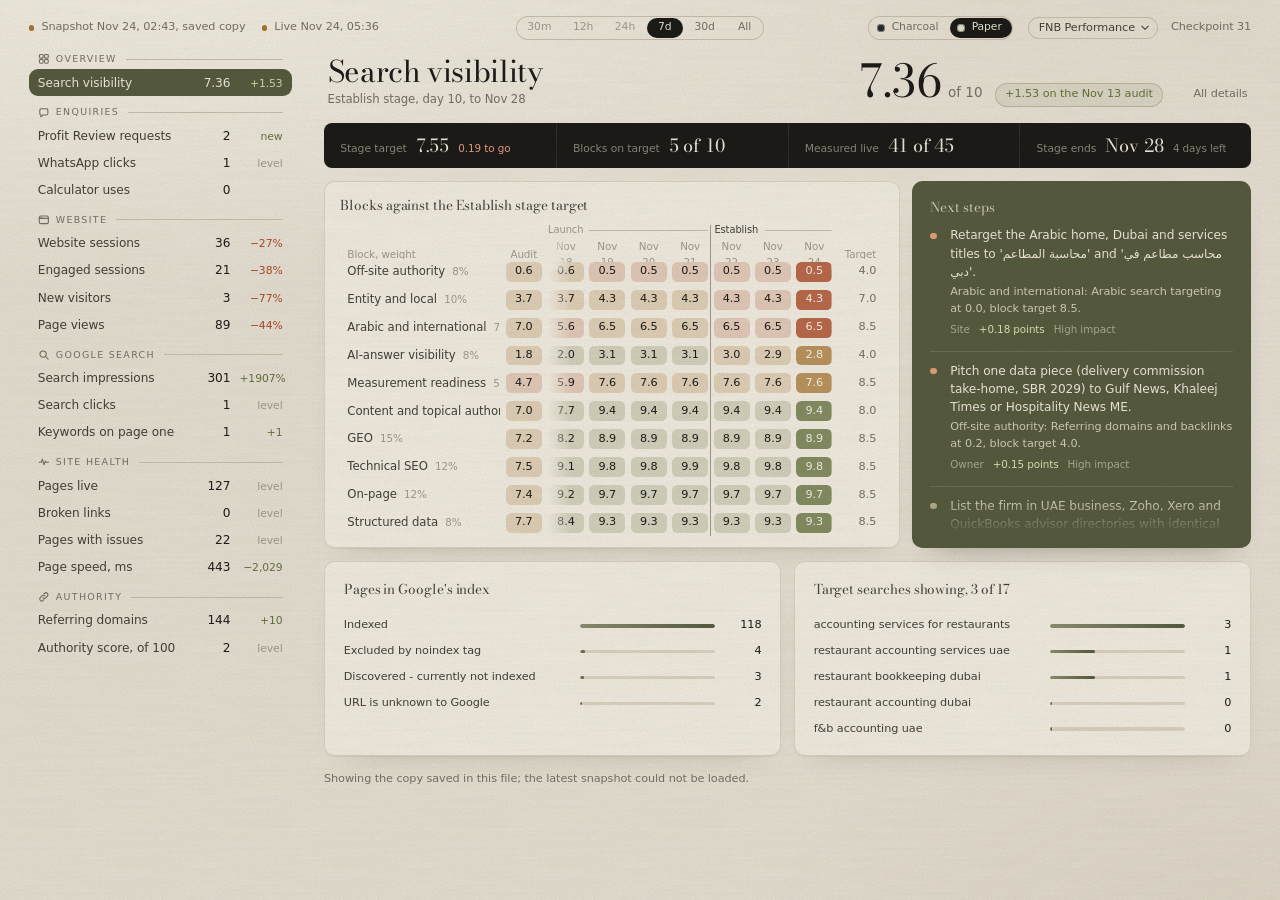
<file: paper.html>
<!doctype html>
<html lang="en"><head><meta charset="utf-8"><title>FNB Performance cards</title>
<meta http-equiv="refresh" content="0; url=./?theme=paper">
<script>location.replace('./?theme=paper' + location.hash);</script>
</head><body><a href="./?theme=paper">Open the board in Paper</a></body></html>
</file>
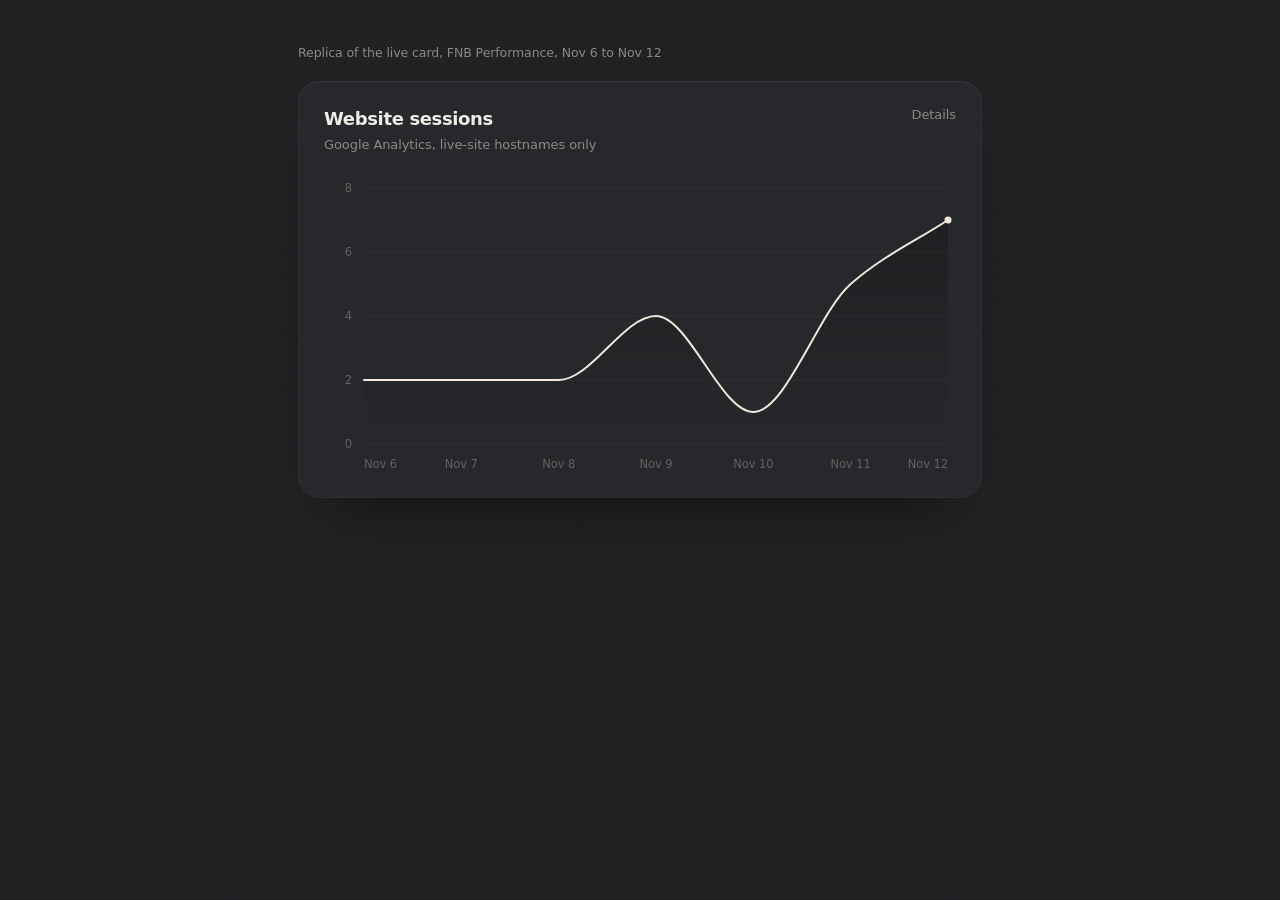
<file: tools/board-replica.html>
<!doctype html>
<html lang="en"><head><meta charset="utf-8"><meta name="viewport" content="width=device-width,initial-scale=1">
<title>Website sessions replica</title>
<style>
/* A1 Intelligence — charcoal edition */
:root{
 --canvas:#1d1e20;--side:#212225;--surface:#27282b;--surface-2:#2e2f33;--surface-3:#36373b;
 --line:#38393d;--line-soft:#2f3033;
 --ink:#eeece7;--ink-2:#b9b7b1;--ink-3:#8a8984;--ink-4:#626260;
 --A1:#eee7da;--FNB:#93afc0;--TUR:#b9a5d0;--u0:#eee7da;--u1:#93afc0;--u2:#b9a5d0;--u3:#d9a36a;--u4:#9cc2a6;--u5:#cf9aae;
 --warn:#e2b48b;--good:#a7c9a9;--bad:#e49d8f;
 --r-lg:22px;--r-md:14px;--r-sm:10px;
 --ease:cubic-bezier(.22,.8,.24,1);--spring:cubic-bezier(.34,1.4,.5,1);
 --side-w:248px;
 --sans:-apple-system,BlinkMacSystemFont,"SF Pro Text","Inter","Segoe UI Variable Text","Segoe UI",system-ui,sans-serif;
 --display:-apple-system,BlinkMacSystemFont,"SF Pro Display","Inter Display","Inter","Segoe UI Variable Display","Segoe UI",system-ui,sans-serif;
}
*{box-sizing:border-box}
html{-webkit-text-size-adjust:100%}
body{margin:0;background:var(--canvas);color:var(--ink);font-family:var(--sans);font-size:14px;line-height:1.5;letter-spacing:-.006em;-webkit-font-smoothing:antialiased;-moz-osx-font-smoothing:grayscale;font-feature-settings:"cv11","ss01"}
body::before{content:"";position:fixed;inset:0;pointer-events:none;z-index:0;opacity:.05;background-image:url("data:image/svg+xml,%3Csvg xmlns='http://www.w3.org/2000/svg' width='180' height='180'%3E%3Cfilter id='n'%3E%3CfeTurbulence type='fractalNoise' baseFrequency='.85' numOctaves='3' stitchTiles='stitch'/%3E%3C/filter%3E%3Crect width='100%25' height='100%25' filter='url(%23n)'/%3E%3C/svg%3E")}
button,input,textarea,select{font:inherit;color:inherit;letter-spacing:inherit}
button{cursor:pointer;-webkit-tap-highlight-color:transparent}
:focus-visible{outline:2px solid var(--FNB);outline-offset:3px;border-radius:8px}
button:disabled{opacity:.45;cursor:not-allowed}
[hidden]{display:none!important}
h1,h2,h3{margin:0;font-family:var(--display);font-weight:500;letter-spacing:-.02em}
p{margin:0}
.num,.hero-number,.fig-value,.inline-kpi strong,.brand-stat strong,.pnumber,.score-text strong,.review-stat strong{font-variant-numeric:tabular-nums}

/* Marks + icons */
.mark svg{width:44px;height:44px;fill:none;stroke:var(--ink-2);stroke-width:1}
.mark svg circle:nth-child(2){stroke:var(--ink-3)}.mark svg circle:nth-child(3){stroke:var(--ink-4)}
.mark .mark-core{fill:var(--A1);stroke:none}
.mark-small svg{width:26px;height:26px;stroke-width:1.4}
svg.i,.nav-item svg,.icon-button svg{fill:none;stroke:currentColor;stroke-width:1.6;stroke-linecap:round;stroke-linejoin:round}

/* Buttons */
.btn{appearance:none;border:0;border-radius:999px;padding:11px 20px;font-weight:550;font-size:14px;transition:transform .35s var(--spring),background .25s var(--ease),box-shadow .25s var(--ease)}
.btn:active{transform:scale(.97)}
.btn-primary{background:var(--ink);color:#1d1e20;box-shadow:0 1px 0 #ffffff40 inset,0 8px 24px -10px #00000080}
.btn-primary:hover{background:#fff}
.btn-outline{background:transparent;color:var(--ink);box-shadow:0 0 0 1px var(--line) inset}
.btn-outline:hover{background:var(--surface-2)}
.btn-wide{width:100%;padding:13px 20px;margin-top:6px}
.icon-button{appearance:none;width:38px;height:38px;border-radius:12px;border:0;background:transparent;color:var(--ink-2);display:grid;place-items:center;transition:background .2s var(--ease),color .2s,transform .3s var(--spring)}
.icon-button svg{width:20px;height:20px}
.icon-button:hover{background:var(--surface-2);color:var(--ink)}
.icon-button:active{transform:scale(.92)}
.link-quiet{appearance:none;border:0;background:transparent;color:var(--ink-3);font-size:13px;padding:6px 10px;margin:-6px -10px;border-radius:999px;transition:color .2s,background .2s}
.link-quiet:hover{color:var(--ink);background:var(--surface-2)}
.mini-btn{appearance:none;border:0;border-radius:999px;padding:7px 13px;font-size:12.5px;font-weight:550;background:var(--surface-3);color:var(--ink);transition:background .2s,transform .3s var(--spring)}
.mini-btn:hover{background:#414247}.mini-btn:active{transform:scale(.95)}
.mini-btn.approve{background:var(--ink);color:#1d1e20}
.mini-btn.reject{background:transparent;color:var(--bad);box-shadow:0 0 0 1px #e49d8f55 inset}

/* Toast */
#toast{position:fixed;left:50%;bottom:28px;z-index:200;transform:translate(-50%,16px) scale(.98);opacity:0;pointer-events:none;background:#3a3b3fe6;backdrop-filter:blur(20px) saturate(1.4);-webkit-backdrop-filter:blur(20px) saturate(1.4);color:var(--ink);padding:12px 20px;border-radius:999px;box-shadow:0 0 0 1px #ffffff14 inset,0 20px 50px -12px #000a;transition:opacity .3s var(--ease),transform .45s var(--spring);max-width:min(520px,calc(100vw - 32px));font-size:13.5px}
#toast.show{opacity:1;transform:translate(-50%,0) scale(1)}

/* Sculpture (shared) */
.sculpture{width:100%;height:100%;overflow:visible;display:block}
.sculpture .layer{transform-origin:0 0;transform-box:view-box}
.sculpture path{fill:none;vector-effect:non-scaling-stroke}
.sculpture .glow{opacity:.16}
.sculpture .layer.l0{animation:spin 140s linear infinite}
.sculpture .layer.l1{animation:spin 190s linear infinite reverse}
.sculpture .layer.l2{animation:spin 240s linear infinite}
.sculpture .breathe{transform-origin:0 0;transform-box:view-box;animation:breathe 11s ease-in-out infinite}
.sculpture .layer.dim{opacity:.12;transition:opacity .6s var(--ease)}
.sculpture .layer{transition:opacity .6s var(--ease)}
@keyframes spin{to{transform:rotate(360deg)}}
@keyframes breathe{0%,100%{transform:scale(.975)}50%{transform:scale(1.025)}}
.sculpture .draw path{stroke-dasharray:1;stroke-dashoffset:1;animation:draw 2.6s var(--ease) forwards}
@keyframes draw{to{stroke-dashoffset:0}}

/* Login */
.login{min-height:100vh;display:grid;grid-template-columns:1.15fr 1fr;position:relative;z-index:1}
.login-art{position:relative;overflow:hidden;background:radial-gradient(70% 60% at 50% 50%,#26272b,var(--canvas) 70%)}
.login-art .sculpture{position:absolute;inset:6%;width:88%;height:88%}
.login-panel{display:grid;place-items:center;padding:48px 32px;border-left:1px solid var(--line-soft)}
.login-box{width:100%;max-width:360px}
.login-box h1{font-size:34px;font-weight:600;letter-spacing:-.035em;margin-top:28px}
.login-lede{color:var(--ink-3);font-size:16px;margin-top:8px}
.login-form{margin-top:36px;display:flex;flex-direction:column;gap:14px}
.login-foot{margin-top:28px;color:var(--ink-4);font-size:12.5px}
.otp{letter-spacing:.42em;font-variant-numeric:tabular-nums}

/* Forms */
.field{display:flex;flex-direction:column;gap:7px}
.field label,.form-grid label{font-size:12.5px;color:var(--ink-3)}
input,textarea,select{background:var(--surface);border:0;border-radius:12px;padding:12px 14px;color:var(--ink);box-shadow:0 0 0 1px var(--line) inset;transition:box-shadow .25s var(--ease),background .25s}
input::placeholder,textarea::placeholder{color:var(--ink-4)}
input:hover,textarea:hover,select:hover{box-shadow:0 0 0 1px #4a4b50 inset}
input:focus,textarea:focus,select:focus{outline:none;background:var(--surface-2);box-shadow:0 0 0 1px var(--ink-3) inset,0 0 0 4px #93afc022}
textarea{min-height:150px;resize:vertical;line-height:1.55}
select{appearance:none;padding-right:34px;background-image:url("data:image/svg+xml,%3Csvg xmlns='http://www.w3.org/2000/svg' viewBox='0 0 12 12'%3E%3Cpath d='m3 4.5 3 3 3-3' fill='none' stroke='%238a8984' stroke-width='1.4' stroke-linecap='round'/%3E%3C/svg%3E");background-repeat:no-repeat;background-position:right 12px center;background-size:12px}
.form-grid{display:flex;flex-direction:column;gap:16px}
.field-help{font-size:12px;color:var(--ink-4)}
.form-error{color:var(--bad);font-size:13px;min-height:1px}

/* Layout */
.layout{display:grid;grid-template-columns:var(--side-w) 1fr;min-height:100vh;position:relative;z-index:1}
.side{position:sticky;top:0;height:100vh;background:var(--side);border-right:1px solid var(--line-soft);display:flex;flex-direction:column;padding:22px 14px 18px;gap:6px}
.side-brand{display:flex;align-items:center;gap:11px;padding:2px 10px 22px;font-family:var(--display);font-weight:600;font-size:15px;letter-spacing:-.02em}
.nav-list{display:flex;flex-direction:column;gap:2px}
.nav-item{appearance:none;border:0;background:transparent;color:var(--ink-2);display:flex;align-items:center;gap:12px;padding:9px 12px;border-radius:10px;font-size:14px;text-align:left;position:relative;transition:background .2s var(--ease),color .2s}
.nav-item svg{width:19px;height:19px;flex:none;stroke-width:1.5;color:var(--ink-3);transition:color .2s}
.nav-item:hover{background:#ffffff08;color:var(--ink)}
.nav-item.active{background:var(--surface-2);color:var(--ink);box-shadow:0 0 0 1px #ffffff0a inset}
.nav-item.active svg{color:var(--ink)}
.side-group{margin-top:26px}
.side-label{font-size:12px;color:var(--ink-4);padding:0 12px 8px}
.brand-list{display:flex;flex-direction:column;gap:2px}
.brand-item{appearance:none;border:0;background:transparent;color:var(--ink-2);display:flex;align-items:center;gap:11px;padding:8px 12px;border-radius:10px;font-size:13.5px;text-align:left;transition:background .2s,color .2s}
.brand-item:hover{background:#ffffff08;color:var(--ink)}
.brand-item.active{color:var(--ink);background:#ffffff0b}
.brand-item .dot{transition:transform .4s var(--spring),box-shadow .3s}
.brand-item.active .dot{transform:scale(1.25);box-shadow:0 0 0 3px #ffffff0d}
.dot{width:8px;height:8px;border-radius:50%;flex:none;display:inline-block}
.dot-A1{background:var(--A1)}.dot-FNB{background:var(--FNB)}.dot-TUR{background:var(--TUR)}
.dot-u0{background:var(--u0)}.dot-u1{background:var(--u1)}.dot-u2{background:var(--u2)}.dot-u3{background:var(--u3)}.dot-u4{background:var(--u4)}.dot-u5{background:var(--u5)}
.dot-ALL{background:conic-gradient(var(--u0) 0 33%,var(--u1) 0 66%,var(--u2) 0)}
.side-grow{flex:1}
.side-status{display:flex;gap:11px;align-items:flex-start;padding:14px 12px;border-radius:14px;background:#ffffff06;box-shadow:0 0 0 1px var(--line-soft) inset}
.side-status strong{display:block;font-size:13px;font-weight:550}
.side-status small{display:block;color:var(--ink-3);font-size:12px;line-height:1.4;margin-top:2px}
.status-dot{width:8px;height:8px;border-radius:50%;background:var(--warn);margin-top:6px;flex:none;box-shadow:0 0 0 4px #e2b48b1a}
.status-dot.live{background:var(--good);box-shadow:0 0 0 4px #a7c9a91f;animation:pulse 2.8s ease-in-out infinite}
@keyframes pulse{50%{box-shadow:0 0 0 7px #a7c9a900}}

.workspace{min-width:0;padding:34px clamp(20px,3.4vw,56px) 24px;max-width:1480px;width:100%}
.apphead{display:flex;align-items:flex-end;justify-content:space-between;gap:24px;flex-wrap:wrap}
.greet h1{font-size:30px;font-weight:600;letter-spacing:-.035em;line-height:1.15}
.greet p{color:var(--ink-3);margin-top:5px;font-size:14px}
.head-tools{display:flex;align-items:center;gap:10px}
.segmented{position:relative;display:inline-grid;grid-template-columns:1fr 1fr;padding:3px;border-radius:999px;background:var(--surface);box-shadow:0 0 0 1px var(--line-soft) inset}
.segmented::before{content:"";position:absolute;top:3px;bottom:3px;left:3px;width:calc(50% - 3px);border-radius:999px;background:var(--surface-3);box-shadow:0 1px 0 #ffffff12 inset,0 4px 14px -4px #0008;transition:transform .5s var(--spring)}
.segmented:has(.period[data-period="30"].active)::before{transform:translateX(100%)}
.period{appearance:none;border:0;background:transparent;position:relative;z-index:1;padding:7px 16px;font-size:13px;color:var(--ink-3);border-radius:999px;transition:color .3s}
.period.active{color:var(--ink)}
.who{display:flex;align-items:center;gap:10px;margin-left:8px;padding-left:16px;border-left:1px solid var(--line-soft)}
.avatar{width:34px;height:34px;border-radius:50%;display:grid;place-items:center;font-weight:600;font-size:13px;color:#1d1e20;background:radial-gradient(circle at 30% 25%,#fff,var(--A1) 45%,#bdb6a8)}
.who-text strong{display:block;font-size:13px;font-weight:550;line-height:1.2}
.who-text small{display:block;font-size:12px;color:var(--ink-3)}
.brand-strip{display:none}

.page{display:none}
.page.active{display:block;animation:pagein .5s var(--ease)}
@keyframes pagein{from{opacity:0;transform:translateY(6px)}}

/* Hero */
.hero{display:grid;grid-template-columns:minmax(0,1fr) minmax(0,1.05fr);align-items:center;gap:20px;margin:4px 0 0;min-height:400px}
.hero-label{color:var(--ink-3);font-size:15px}
.hero-number{font-family:var(--display);font-size:clamp(76px,10vw,148px);font-weight:200;letter-spacing:-.065em;line-height:.92;margin:14px 0 22px -.06em;background:linear-gradient(180deg,#fbfaf7 30%,#a9a7a1);-webkit-background-clip:text;background-clip:text;color:transparent}
.hero-line{font-size:18px;color:var(--ink-2);max-width:30ch;line-height:1.45;letter-spacing:-.012em}
.hero-art{aspect-ratio:1/1;max-height:520px;width:100%;justify-self:center;position:relative}
.legend{display:flex;flex-wrap:wrap;gap:8px;margin-top:30px}
.legend-button{appearance:none;border:0;display:inline-flex;align-items:center;gap:9px;padding:8px 14px 8px 12px;border-radius:999px;background:var(--surface);box-shadow:0 0 0 1px var(--line-soft) inset;color:var(--ink-2);font-size:13px;transition:background .2s,color .2s,opacity .3s,transform .35s var(--spring)}
.legend-button:hover{background:var(--surface-2);color:var(--ink)}
.legend-button:active{transform:scale(.96)}
.legend-button.muted{opacity:.45}
.legend-button.on{background:var(--surface-2);color:var(--ink);box-shadow:0 0 0 1px #ffffff1c inset}

/* Figures row */
.figures{display:grid;grid-template-columns:repeat(5,minmax(0,1fr));border-top:1px solid var(--line-soft);border-bottom:1px solid var(--line-soft);margin:26px 0 30px}
.figures-4{grid-template-columns:repeat(4,minmax(0,1fr))}
.figures-3{grid-template-columns:repeat(3,minmax(0,1fr))}
.fig{padding:22px 22px 20px;position:relative;min-width:0}
.fig+.fig{border-left:1px solid var(--line-soft)}
.fig:first-child{padding-left:0}
.fig-label{color:var(--ink-3);font-size:13px}
.fig-value{font-family:var(--display);font-size:34px;font-weight:300;letter-spacing:-.04em;line-height:1.1;margin-top:10px}
.fig-value.empty{color:var(--ink-4)}
.fig-desc{font-size:12px;color:var(--ink-4);margin-top:6px;white-space:nowrap;overflow:hidden;text-overflow:ellipsis}
.fig-flag{position:absolute;top:24px;right:18px;width:6px;height:6px;border-radius:50%;background:var(--warn)}
.fig-spark{display:block;width:100%;max-width:120px;height:26px;margin-top:12px}
.fig-spark path{fill:none;stroke:var(--ink-3);stroke-width:1.4;stroke-linecap:round;stroke-linejoin:round;vector-effect:non-scaling-stroke}

/* Panels */
.panel{background:var(--surface);border-radius:var(--r-lg);padding:24px 26px;box-shadow:0 0 0 1px #ffffff09 inset,0 1px 0 #ffffff0d inset,0 30px 60px -40px #000c;min-width:0}
.panel-quiet{background:transparent;box-shadow:0 0 0 1px var(--line-soft) inset}
.panel-head{display:flex;justify-content:space-between;align-items:flex-start;gap:16px;margin-bottom:20px}
.panel-head h2{font-size:18px;font-weight:550;letter-spacing:-.02em}
.panel-head p{font-size:13px;color:var(--ink-3);margin-top:3px}
.tag{font-size:12px;color:var(--ink-3);padding:5px 11px;border-radius:999px;background:#ffffff08;white-space:nowrap}
.panel-kicker,.dialog-kicker{font-size:12.5px;color:var(--ink-3)}
.main-pair{display:grid;grid-template-columns:minmax(0,1.85fr) minmax(300px,1fr);gap:20px}
.bottom-pair{display:grid;grid-template-columns:minmax(0,1.4fr) minmax(0,1fr);gap:20px;margin-top:20px}
.two-cols{display:grid;grid-template-columns:repeat(2,minmax(0,1fr));gap:20px}
.two-cols-wide{grid-template-columns:minmax(0,1.6fr) minmax(0,1fr)}
.margin-top{margin-top:20px}

/* Charts */
.chart-frame{position:relative;height:300px;margin:0 -4px}
.chart-frame svg{display:block;width:100%;height:100%;overflow:visible}
.chart-empty{height:100%;display:grid;place-items:center;color:var(--ink-4);font-size:13px;border-radius:14px;background:repeating-linear-gradient(-45deg,transparent 0 9px,#ffffff04 9px 10px)}
.chart-grid{stroke:var(--line-soft);stroke-width:1}
.chart-axis{fill:var(--ink-4);font-size:11.5px;font-family:var(--sans);font-variant-numeric:tabular-nums}
.chart-line{fill:none;stroke-width:2;stroke-linecap:round;stroke-linejoin:round}
.chart-line.draw{stroke-dasharray:1;stroke-dashoffset:1;animation:draw 1.6s var(--ease) forwards}
.chart-area{opacity:0;animation:fade 1.2s .5s var(--ease) forwards}
@keyframes fade{to{opacity:1}}
.s-A1{stroke:var(--A1)}.s-FNB{stroke:var(--FNB)}.s-TUR{stroke:var(--TUR)}
.f-A1{fill:var(--A1)}.f-FNB{fill:var(--FNB)}.f-TUR{fill:var(--TUR)}
.s-u0{stroke:var(--u0)}.s-u1{stroke:var(--u1)}.s-u2{stroke:var(--u2)}.s-u3{stroke:var(--u3)}.s-u4{stroke:var(--u4)}.s-u5{stroke:var(--u5)}
.f-u0{fill:var(--u0)}.f-u1{fill:var(--u1)}.f-u2{fill:var(--u2)}.f-u3{fill:var(--u3)}.f-u4{fill:var(--u4)}.f-u5{fill:var(--u5)}
.chart-line.dim{opacity:.14}
.chart-line,.chart-area{transition:opacity .4s var(--ease)}
.cross{opacity:0;transition:opacity .2s}
.chart-frame.hover .cross{opacity:1}
.cross line{stroke:var(--ink-3);stroke-width:1;stroke-dasharray:2 4}
.cross circle{stroke:var(--canvas);stroke-width:2.5}
.chart-tip{position:absolute;top:0;left:0;pointer-events:none;opacity:0;transform:translateY(4px);transition:opacity .2s,transform .3s var(--ease);background:#3a3b3fee;backdrop-filter:blur(14px);-webkit-backdrop-filter:blur(14px);border-radius:12px;padding:10px 12px;font-size:12.5px;min-width:170px;box-shadow:0 0 0 1px #ffffff14 inset,0 16px 40px -12px #000c;z-index:3}
.chart-frame.hover .chart-tip{opacity:1;transform:none}
.chart-tip b{display:block;font-weight:550;margin-bottom:6px;color:var(--ink)}
.chart-tip div{display:flex;align-items:center;gap:8px;color:var(--ink-2);justify-content:space-between}
.chart-tip div span{display:flex;align-items:center;gap:7px}
.chart-tip div strong{font-weight:550;color:var(--ink);font-variant-numeric:tabular-nums}

.brand-stats{display:grid;grid-template-columns:repeat(3,minmax(0,1fr));gap:12px;margin-top:20px;padding-top:18px;border-top:1px solid var(--line-soft)}
.brand-stat-name{display:flex;align-items:center;gap:8px;font-size:12.5px;color:var(--ink-3)}
.brand-stat-row{margin-top:6px;display:flex;align-items:baseline;gap:6px}
.brand-stat strong{font-family:var(--display);font-size:24px;font-weight:300;letter-spacing:-.03em}
.brand-stat small{color:var(--ink-4);font-size:12px}

/* Outreach panel */
.score{display:flex;align-items:center;gap:20px;padding:4px 0 22px}
.score-ring{width:104px;height:104px;flex:none;transform:rotate(-90deg)}
.ring-track{fill:none;stroke:var(--line);stroke-width:5}
.ring-arc{fill:none;stroke:var(--A1);stroke-width:5;stroke-linecap:round;transition:stroke-dasharray 1.4s var(--ease)}
.score-text strong{display:block;font-family:var(--display);font-size:40px;font-weight:300;letter-spacing:-.04em;line-height:1}
.score-text span{display:block;color:var(--ink-2);font-size:13px;margin-top:8px}
.score-text small{display:block;color:var(--ink-4);font-size:12px;margin-top:2px}
.split-caption{display:flex;justify-content:space-between;align-items:center;font-size:13px;color:var(--ink-3);padding:14px 0 8px;border-top:1px solid var(--line-soft)}
.count{min-width:24px;height:22px;padding:0 8px;border-radius:999px;background:var(--surface-3);color:var(--ink);display:inline-grid;place-items:center;font-size:12px;font-variant-numeric:tabular-nums}
.approvals{display:flex;flex-direction:column}
.approval-row{appearance:none;border:0;background:transparent;text-align:left;display:flex;align-items:center;justify-content:space-between;gap:14px;padding:12px 10px;margin:0 -10px;border-radius:12px;transition:background .2s}
.approval-row:hover{background:#ffffff07}
.approval-main{min-width:0}
.approval-main strong{display:block;font-weight:500;font-size:13.5px;white-space:nowrap;overflow:hidden;text-overflow:ellipsis}
.approval-main small{display:block;color:var(--ink-3);font-size:12px;margin-top:2px}
.approval-empty{color:var(--ink-3);font-size:13px;padding:18px 0;line-height:1.55}
.approval-empty strong{display:block;color:var(--ink-2);font-weight:550;margin-bottom:2px}
.inline-action{appearance:none;border:0;background:transparent;color:var(--ink-2);display:flex;align-items:center;gap:10px;padding:12px 0 0;font-size:13.5px;transition:color .2s}
.inline-action:hover{color:var(--ink)}
.plus{width:24px;height:24px;border-radius:50%;display:grid;place-items:center;box-shadow:0 0 0 1px var(--line) inset;font-size:15px;line-height:1;transition:transform .4s var(--spring),background .2s}
.inline-action:hover .plus{transform:rotate(90deg);background:var(--surface-2)}

/* State chips */
.state-chip{font-size:11.5px;padding:4px 10px;border-radius:999px;white-space:nowrap;background:#ffffff0a;color:var(--ink-2);display:inline-flex;align-items:center;gap:6px}
.state-chip::before{content:"";width:5px;height:5px;border-radius:50%;background:currentColor}
.state-chip.pending{color:var(--warn)}
.state-chip.approved{color:var(--good)}
.state-chip.rejected,.state-chip.rework,.state-chip.request_changes,.state-chip.changes_requested{color:var(--bad)}

/* Discovery */
.discovery{display:grid;grid-template-columns:repeat(2,minmax(0,1fr));gap:32px}
.inline-kpi span{display:block;color:var(--ink-3);font-size:13px}
.inline-kpi strong{display:block;font-family:var(--display);font-size:32px;font-weight:300;letter-spacing:-.04em;margin-top:6px}
.seo-chart{height:120px;margin-top:14px}
.seo-chart svg{width:100%;height:100%;display:block;overflow:visible}
.bar{fill:#4a4b50;transition:fill .2s}
.bar:hover{fill:var(--ink-3)}
.bar.last{fill:var(--A1)}
.bar-grow{transform-box:fill-box;transform-origin:50% 100%;animation:grow .9s var(--ease) both}
@keyframes grow{from{transform:scaleY(0)}}
.micro-note{color:var(--ink-4);font-size:12px;margin-top:10px;line-height:1.45}
.hbars{display:flex;flex-direction:column;gap:14px;margin-top:20px}
.hbar{display:grid;grid-template-columns:118px 1fr 52px;gap:12px;align-items:center;font-size:13px;color:var(--ink-2)}
.hbar strong{text-align:right;font-weight:500;font-variant-numeric:tabular-nums;color:var(--ink)}
.track{height:4px;border-radius:4px;background:var(--line-soft);overflow:hidden}
.fill{height:100%;width:0;border-radius:4px;background:linear-gradient(90deg,#77787d,var(--A1));transition:width 1.2s var(--ease)}

/* Issues */
.issue-short{display:flex;flex-direction:column}
.issue-row{display:grid;grid-template-columns:minmax(0,1fr) auto auto;align-items:center;gap:14px;padding:13px 0;border-top:1px solid var(--line-soft)}
.issue-row:first-child{border-top:0;padding-top:0}
.issue-row strong{font-weight:500;font-size:13.5px;white-space:nowrap;overflow:hidden;text-overflow:ellipsis}
.tasks-full .issue-row{grid-template-columns:minmax(0,1fr) auto auto auto;padding:16px 0}
.tasks-full .issue-row:first-child{padding-top:0}
.issue-long{white-space:normal!important}
.issue-meta{color:var(--ink-3);font-size:12.5px;margin-top:4px;line-height:1.5}
.severity{font-size:12px;color:var(--ink-3);display:inline-flex;align-items:center;gap:7px;white-space:nowrap;text-transform:capitalize}
.severity::before{content:"";width:7px;height:7px;border-radius:50%;background:var(--ink-4)}
.severity.critical::before{background:var(--bad);box-shadow:0 0 0 3px #e49d8f26}
.severity.high::before{background:var(--warn)}
.severity.medium::before{background:var(--FNB)}
.issue-status{font-size:12px;color:var(--ink-4);white-space:nowrap;text-transform:capitalize}
.tasks-full select{padding:7px 32px 7px 12px;font-size:12.5px;border-radius:999px}
.extra-meta{font-size:12px;color:var(--ink-4)}

/* Sections */
.section-intro{margin:26px 0 8px;max-width:640px}
.section-intro h2{font-size:clamp(40px,5vw,60px);font-weight:250;letter-spacing:-.05em;line-height:1.02}
.section-intro p{font-size:17px;color:var(--ink-3);margin-top:12px;line-height:1.5}
.section-actions{display:flex;gap:8px;align-items:center;flex-wrap:wrap;justify-content:flex-end;margin:-12px 0 20px}
.panel-head .section-actions{margin:0}
.bodycopy{color:var(--ink-2);font-size:14px;line-height:1.65;max-width:68ch}

/* Tables */
.data-table{overflow-x:auto;margin:0 -6px}
table{width:100%;border-collapse:collapse;font-size:13.5px}
th{text-align:left;font-weight:450;color:var(--ink-4);font-size:12.5px;padding:0 6px 12px}
td{padding:14px 6px;border-top:1px solid var(--line-soft);color:var(--ink-2);font-variant-numeric:tabular-nums;white-space:nowrap}
td:first-child{color:var(--ink)}
tbody tr{transition:background .2s}
tbody tr:hover{background:#ffffff05}
.source-state{font-size:12px;display:inline-flex;align-items:center;gap:7px;color:var(--ink-3);text-transform:capitalize}
.source-state::before{content:"";width:6px;height:6px;border-radius:50%;background:var(--ink-4)}
.source-state.fresh{color:var(--good)}.source-state.fresh::before{background:var(--good)}
.source-state.snapshot{color:var(--ink-2)}.source-state.snapshot::before{background:var(--FNB)}
.source-state.stale{color:var(--warn)}.source-state.stale::before{background:var(--warn)}

/* Drafts */
.draft-card{padding:18px 0;border-top:1px solid var(--line-soft)}
.draft-card:first-child{border-top:0;padding-top:0}
.draft-head{display:flex;justify-content:space-between;gap:14px;align-items:flex-start}
.draft-head strong{display:block;font-weight:550;font-size:15px;margin-top:3px}
.body-snippet{color:var(--ink-3);font-size:13.5px;line-height:1.6;margin:10px 0 14px;display:-webkit-box;-webkit-line-clamp:3;-webkit-box-orient:vertical;overflow:hidden}
.draft-actions{display:flex;flex-wrap:wrap;gap:8px;align-items:center}
.draft-actions .tag{margin-right:auto}
.quality-note p{color:var(--ink-2);font-size:13.5px;line-height:1.65;margin-bottom:16px}
.quality-note strong{display:block;margin-bottom:8px}
.metric-empty{display:flex;justify-content:space-between;gap:12px;padding:13px 0;border-top:1px solid var(--line-soft);font-size:13.5px;color:var(--ink-2)}
.metric-empty b{font-weight:450;color:var(--ink-4)}

/* Social */
.platform-grid{display:grid;grid-template-columns:repeat(auto-fill,minmax(200px,1fr));gap:12px}
.platform-card{padding:18px;border-radius:16px;background:#ffffff05;box-shadow:0 0 0 1px var(--line-soft) inset}
.pname{color:var(--ink-3);font-size:13px}
.pnumber{font-family:var(--display);font-size:30px;font-weight:300;letter-spacing:-.04em;margin:8px 0 2px}
.pmeta{font-size:12px;color:var(--ink-4);margin-bottom:16px}

/* Insights */
.insights-grid{display:grid;grid-template-columns:repeat(2,minmax(0,1fr));gap:20px}
.insight{padding:26px;border-radius:var(--r-lg);background:var(--surface);box-shadow:0 0 0 1px #ffffff09 inset;position:relative;overflow:hidden}
.insight-level{display:inline-flex;align-items:center;gap:8px;font-size:12.5px;color:var(--ink-3)}
.insight-level::before{content:"";width:7px;height:7px;border-radius:50%;background:var(--FNB)}
.insight-level.attention::before{background:var(--warn)}
.insight h3{font-size:21px;font-weight:450;letter-spacing:-.025em;line-height:1.3;margin:14px 0 10px;max-width:30ch}
.insight p{color:var(--ink-3);font-size:14px;line-height:1.6}
.insight footer{margin-top:18px;padding-top:16px;border-top:1px solid var(--line-soft);font-size:13.5px;color:var(--ink-2)}
.insight footer span{color:var(--ink-4);display:block;font-size:12px;margin-bottom:3px}

/* Reviews */
.review-row{padding:15px 0;border-top:1px solid var(--line-soft)}
.review-row:first-child{border-top:0;padding-top:0}
.review-head{display:flex;justify-content:space-between;gap:14px;align-items:flex-start}
.review-head strong{font-weight:500;font-size:13.5px;line-height:1.5}
.review-row small{display:block;color:var(--ink-4);font-size:12px;margin-top:4px}
.review-row p{color:var(--ink-3);font-size:12.5px;margin-top:8px}
.review-row .mini-btn{margin-top:10px}
.review-stat{padding:22px 22px 20px}
.review-stat:first-child{padding-left:0}
.review-stat+.review-stat{border-left:1px solid var(--line-soft)}
.review-stat .muted{display:block;color:var(--ink-3);font-size:13px}
.review-stat strong{display:block;font-family:var(--display);font-size:30px;font-weight:300;letter-spacing:-.035em;margin-top:8px}

/* Dialog */
.dialog-backdrop{position:fixed;inset:0;z-index:100;background:#141516b3;backdrop-filter:blur(18px) saturate(1.2);-webkit-backdrop-filter:blur(18px) saturate(1.2);display:grid;place-items:center;padding:20px;animation:fade .3s var(--ease) both;opacity:0}
.dialog-card{width:min(560px,100%);max-height:calc(100vh - 40px);overflow:auto;background:var(--surface);border-radius:26px;padding:26px 28px 28px;box-shadow:0 0 0 1px #ffffff12 inset,0 1px 0 #ffffff14 inset,0 50px 120px -30px #000;animation:sheet .55s var(--spring) both}
@keyframes sheet{from{opacity:0;transform:translateY(18px) scale(.97)}}
.dialog-header{display:flex;justify-content:space-between;align-items:flex-start;gap:16px;margin-bottom:22px}
.dialog-header h2{font-size:22px;font-weight:550;letter-spacing:-.025em;margin-top:4px}
.dialog-body-text{white-space:pre-wrap;color:var(--ink-2)}
.review-list{display:flex;flex-direction:column}
code{font-family:ui-monospace,"SF Mono",Menlo,monospace;font-size:12px;color:var(--ink-2)}

.app-footer{display:flex;justify-content:space-between;gap:16px;flex-wrap:wrap;color:var(--ink-4);font-size:12px;margin-top:48px;padding-top:20px;border-top:1px solid var(--line-soft)}

/* Responsive */
@media (max-width:1240px){
 .figures{grid-template-columns:repeat(3,minmax(0,1fr))}
 .figures .fig:nth-child(4){border-left:0;padding-left:0}
 .figures .fig:nth-child(n+4){border-top:1px solid var(--line-soft)}
 .figures-4{grid-template-columns:repeat(2,minmax(0,1fr))}
 .figures-4 .fig:nth-child(3){border-left:0;padding-left:0}
 .figures-4 .fig:nth-child(4){border-left:1px solid var(--line-soft);padding-left:22px}
 .figures-4 .fig:nth-child(n+3){border-top:1px solid var(--line-soft)}
 .main-pair{grid-template-columns:1fr}
}
@media (max-width:980px){
 :root{--side-w:0px}
 .layout{grid-template-columns:1fr}
 .side{position:fixed;top:auto;bottom:0;left:0;right:0;height:auto;z-index:50;flex-direction:row;padding:6px 8px calc(6px + env(safe-area-inset-bottom));border-right:0;border-top:1px solid var(--line-soft);background:#212225e6;backdrop-filter:blur(20px) saturate(1.4);-webkit-backdrop-filter:blur(20px) saturate(1.4)}
 .side-brand,.side-group,.side-grow,.side-status{display:none}
 .nav-list{flex-direction:row;justify-content:space-around;width:100%}
 .nav-item{flex-direction:column;gap:3px;padding:7px 4px;font-size:10px;flex:1;justify-content:center;min-width:0}
 .nav-item span{white-space:nowrap;overflow:hidden;text-overflow:ellipsis;max-width:100%}
 .nav-item.active{background:transparent;box-shadow:none}
 .nav-item.active svg{color:var(--A1)}
 .workspace{padding:24px 16px 110px}
 .brand-strip{display:flex;gap:8px;overflow-x:auto;margin:20px -16px 0;padding:0 16px 2px;scrollbar-width:none}
 .brand-strip::-webkit-scrollbar{display:none}
 .brand-chip{appearance:none;border:0;flex:none;display:inline-flex;align-items:center;gap:8px;padding:8px 14px;border-radius:999px;background:var(--surface);color:var(--ink-2);font-size:13px;box-shadow:0 0 0 1px var(--line-soft) inset}
 .brand-chip.active{background:var(--ink);color:#1d1e20}
 .hero{grid-template-columns:1fr;min-height:0;gap:0}
 .hero-art{max-width:420px;order:-1;margin:-10px auto -30px}
 .bottom-pair,.two-cols,.two-cols-wide,.insights-grid{grid-template-columns:1fr}
}
@media (max-width:640px){
 .apphead{align-items:flex-start}
 .greet h1{font-size:25px}
 .head-tools{width:100%;justify-content:space-between}
 .who{margin-left:auto;padding-left:0;border-left:0}
 .who-text{display:none}
 .figures,.figures-4,.figures-3{grid-template-columns:repeat(2,minmax(0,1fr))}
 .figures .fig{border-left:0!important;padding:18px 0!important;border-top:1px solid var(--line-soft)}
 .figures .fig:nth-child(-n+2){border-top:0}
 .figures .fig:nth-child(even){padding-left:18px!important;border-left:1px solid var(--line-soft)!important}
 .figures-3 .review-stat{padding:18px 0}
 .fig-value{font-size:28px}
 .panel{padding:20px 18px;border-radius:18px}
 .discovery{grid-template-columns:1fr;gap:28px}
 .brand-stats{grid-template-columns:1fr;gap:14px}
 .brand-stat{display:flex;justify-content:space-between;align-items:baseline}
 .brand-stat-row{margin-top:0}
 .chart-frame{height:230px}
 .issue-row{grid-template-columns:minmax(0,1fr) auto}
 .issue-row .issue-status{display:none}
 .tasks-full .issue-row{grid-template-columns:1fr auto;row-gap:10px}
 .tasks-full .issue-row>div{grid-column:1/-1}
 .login{grid-template-columns:1fr}
 .login-art{height:300px}
 .login-panel{border-left:0;padding:8px 20px 40px}
 .login-box h1{margin-top:18px;font-size:30px}
 .section-actions{justify-content:flex-start;margin:0 0 16px}
 .hbar{grid-template-columns:104px 1fr 44px}
 .figures .fig:last-child:nth-child(odd){grid-column:1/-1;padding-left:0!important;border-left:0!important}
}
@media (max-width:980px) and (min-width:641px){.login{grid-template-columns:1fr}.login-art{height:380px}.login-panel{border-left:0}}
@media (prefers-reduced-motion:reduce){
 *,*::before,*::after{animation-duration:.001ms!important;animation-iteration-count:1!important;transition-duration:.001ms!important}
 .sculpture .layer,.sculpture .breathe{animation:none!important}
}
.stop-A1{stop-color:var(--A1)}.stop-FNB{stop-color:var(--FNB)}.stop-TUR{stop-color:var(--TUR)}
circle.dim{opacity:.14}

.brand-list[hidden],.brand-strip[hidden],.brand-strip:empty,.brand-list:empty,.side-label[hidden]{display:none!important}

.demo-box{margin-top:22px;padding:14px;border:1px solid var(--line-soft);border-radius:16px;background:#ffffff08;display:flex;flex-direction:column;gap:8px}
.demo-title{font-size:12px;letter-spacing:.08em;text-transform:uppercase;color:var(--ink-3,#8d8c88)}
.demo-user{display:flex;flex-direction:column;align-items:flex-start;gap:2px;text-align:left;padding:10px 12px;border-radius:12px;border:1px solid var(--line-soft);background:transparent;color:inherit;cursor:pointer;min-height:44px}
.demo-user:hover{background:#ffffff0d}.demo-user small{color:var(--ink-3,#8d8c88);font-size:12px}
.demo-note{font-size:12.5px;color:var(--ink-3,#8d8c88)}.demo-note code{color:inherit;font-weight:600}

/* Layer 3 and 4: detail dialog. Landscape "tablet page" on desktop and tablets; full screen on phones. Reuses existing tokens, type scale and components. */
.fig[data-detail]{cursor:pointer;border-radius:var(--r-md);transition:background .25s var(--ease)}
.fig[data-detail]:hover{background:var(--surface)}
.fig[data-detail]:focus-visible{outline:1px solid var(--ink-3);outline-offset:-2px}
.panel-tools{display:flex;align-items:center;gap:10px}
.detail-scrim{position:fixed;inset:0;background:#000b;z-index:40;opacity:0;transition:opacity .3s var(--ease)}
.detail-scrim.on{opacity:1}
.detail-scrim[hidden],.detail[hidden]{display:none}
.detail{position:fixed;inset:0;margin:auto;z-index:41;width:min(1120px,calc(100vw - 48px));height:min(740px,calc(100vh - 48px));height:min(740px,calc(100dvh - 48px));background:var(--canvas);border-radius:var(--r-lg);box-shadow:0 0 0 1px var(--line-soft),0 50px 120px -30px #000e;display:flex;flex-direction:column;overflow:hidden;opacity:0;transform:translateY(14px) scale(.985);transition:opacity .3s var(--ease),transform .42s var(--ease)}
.detail.on{opacity:1;transform:none}
body.detail-open{overflow:hidden}
.detail-inner{display:flex;flex-direction:column;flex:1;min-height:0;outline:none}
.detail-head{display:flex;justify-content:space-between;align-items:flex-start;gap:16px;padding:22px 28px 16px;border-bottom:1px solid var(--line-soft);flex:none}
.detail-title{font-family:var(--display);font-size:26px;font-weight:550;letter-spacing:-.03em;margin:4px 0 0}
.detail-close{appearance:none;border:0;background:var(--surface);color:var(--ink-2);width:44px;height:44px;border-radius:50%;display:grid;place-items:center;cursor:pointer;flex:none;transition:background .2s,color .2s}
.detail-close:hover{background:var(--surface-3);color:var(--ink)}
.detail-grid{flex:1;min-height:0;display:grid;grid-template-columns:minmax(0,1.12fr) minmax(0,1fr)}
.detail-col{min-height:0;overflow-y:auto;overscroll-behavior:contain;padding:4px 28px 34px;scrollbar-width:thin}
.detail-col+.detail-col{border-left:1px solid var(--line-soft)}
.detail-hero{display:flex;align-items:baseline;gap:14px;flex-wrap:wrap;margin:22px 0 6px}
.detail-value{font-family:var(--display);font-size:60px;font-weight:200;letter-spacing:-.05em;line-height:1}
.detail-delta{font-size:13px;padding:4px 11px;border-radius:999px;background:var(--surface-2);color:var(--ink-2)}
.detail-delta.up{color:var(--good)}
.detail-delta.down{color:var(--bad)}
.detail-sub{font-size:13px;color:var(--ink-3)}
.detail-section{margin-top:28px}
.detail-h{font-size:13px;font-weight:500;color:var(--ink-3);margin:0 0 12px}
.detail-chart{height:clamp(170px,30vh,270px)}
.detail-card{padding:18px 20px;border-radius:var(--r-md);box-shadow:0 0 0 1px var(--line-soft) inset}
.detail-card .hbars{margin-top:0;gap:12px}
.detail-card .hbar{grid-template-columns:minmax(96px,40%) 1fr 3.6em}
.detail-card .hbar span{overflow:hidden;text-overflow:ellipsis;white-space:nowrap}
.detail-quiet,.detail-loading{font-size:13.5px;color:var(--ink-3)}
.detail-loading{padding:48px 28px}
.detail-foot{margin-top:30px;padding-top:16px;border-top:1px solid var(--line-soft);font-size:12.5px;color:var(--ink-3);line-height:1.6}
.chart-ghost{fill:none;stroke:var(--ink-4);stroke-width:1.5;stroke-dasharray:3 5;stroke-linecap:round}
.pattern{padding:16px 18px;border-radius:var(--r-md);background:var(--surface);box-shadow:0 0 0 1px #ffffff09 inset;margin-bottom:10px}
.pattern-kind{display:flex;align-items:center;gap:8px;font-size:12px;color:var(--ink-3)}
.pattern-kind::before{content:"";width:7px;height:7px;border-radius:50%;background:var(--FNB)}
.pattern-caution .pattern-kind::before{background:var(--warn)}
.pattern-gap .pattern-kind::before{background:var(--TUR)}
.pattern-peak .pattern-kind::before{background:var(--good)}
.pattern h4{font-size:15px;font-weight:550;letter-spacing:-.01em;margin:7px 0 3px}
.pattern p{font-size:13px;color:var(--ink-2)}
.ask-intents{display:flex;flex-wrap:wrap;gap:8px;margin-bottom:10px}
.dchip{appearance:none;border:0;background:var(--surface);color:var(--ink-2);font:inherit;font-size:13px;padding:8px 14px;min-height:40px;border-radius:999px;box-shadow:0 0 0 1px var(--line-soft) inset;cursor:pointer;transition:background .2s,color .2s}
.dchip:hover{color:var(--ink)}
.dchip.active{background:var(--surface-3);color:var(--ink)}
.ask-q{display:flex;justify-content:space-between;align-items:center;gap:12px;width:100%;min-height:50px;padding:12px 2px;text-align:left;appearance:none;border:0;border-bottom:1px solid var(--line-soft);background:transparent;color:var(--ink);font:inherit;font-size:14.5px;cursor:pointer}
.ask-q i{font-style:normal;color:var(--ink-3);transition:transform .25s var(--ease)}
.ask-q[aria-expanded="true"] i{transform:rotate(90deg)}
.ask-a{padding:14px 2px 20px;border-bottom:1px solid var(--line-soft)}
.ask-stat strong{display:block;font-family:var(--display);font-size:42px;font-weight:250;letter-spacing:-.04em;line-height:1.1}
.ask-stat span{display:block;font-size:13.5px;color:var(--ink-2);margin-top:4px}
.ask-stat small,.ask-note{display:block;font-size:12.5px;color:var(--ink-3);margin-top:4px}
.ask-na{font-size:13.5px;color:var(--ink-3)}
.ask-text{font-size:14px;color:var(--ink-2)}
.ask-list{margin:0;padding-left:18px;font-size:13.5px;color:var(--ink-2);line-height:1.7}
.mini-wrap{overflow-x:auto}
.mini-table{width:100%;border-collapse:collapse;font-size:13px}
.mini-table th{text-align:left;font-weight:500;font-size:12px;color:var(--ink-3);padding:6px 10px 8px 0;white-space:nowrap}
.mini-table td{padding:9px 10px 9px 0;border-top:1px solid var(--line-soft);color:var(--ink-2);vertical-align:top}
.mini-table td.num,.mini-table th.num{text-align:right;font-variant-numeric:tabular-nums;color:var(--ink)}
.raw-wrap{max-height:340px;overflow:auto;margin-top:12px}
.raw-actions{display:flex;gap:14px;margin-top:10px}
.detail .link-quiet{min-height:44px;display:inline-flex;align-items:center}
@media (pointer:coarse){.dchip{min-height:44px}.ask-q{min-height:54px}.fig[data-detail]{min-height:44px}}
@media (max-width:900px){.detail{width:calc(100vw - 32px);height:calc(100vh - 32px);height:calc(100dvh - 32px)}.detail-grid{display:block;overflow-y:auto;overscroll-behavior:contain}.detail-col{overflow:visible;padding:4px 24px 24px}.detail-col+.detail-col{border-left:0;border-top:1px solid var(--line-soft)}}
@media (max-width:640px),(max-height:520px){.detail{inset:0;width:100vw;height:100vh;height:100dvh;border-radius:0;transform:translateY(24px)}.detail-head{padding:calc(14px + env(safe-area-inset-top,0px)) 18px 12px}.detail-title{font-size:22px}.detail-col{padding:2px 18px 24px}.detail-grid{padding-bottom:env(safe-area-inset-bottom,0px)}.detail-value{font-size:48px}}
@media (max-height:520px){.detail-value{font-size:40px}.detail-hero{margin-top:14px}.detail-section{margin-top:20px}.detail-chart{height:150px}}
@media (prefers-reduced-motion:reduce){.detail,.detail-scrim{transition:none}}

/* Dialog forms: the label becomes the field's own caption; the control sits quietly beneath it. Sheets on phones. */
.dialog-card .form-grid{gap:10px}
.dialog-card .field{gap:2px;padding:11px 16px 12px;border-radius:var(--r-md);background:var(--surface-2);box-shadow:0 0 0 1px #ffffff0a inset;transition:box-shadow .25s var(--ease),background .25s}
.dialog-card .field:hover{box-shadow:0 0 0 1px #ffffff16 inset}
.dialog-card .field:focus-within{background:var(--surface-3);box-shadow:0 0 0 1px var(--ink-3) inset,0 0 0 4px #93afc022}
.dialog-card .field label{font-size:11.5px;letter-spacing:.01em;color:var(--ink-3);transition:color .2s}
.dialog-card .field:focus-within label{color:var(--ink-2)}
.dialog-card .field input,.dialog-card .field textarea,.dialog-card .field select{background-color:transparent;box-shadow:none;border-radius:0;padding:2px 0 0;font-size:16px;line-height:1.4;min-height:0}
.dialog-card .field input:hover,.dialog-card .field textarea:hover,.dialog-card .field select:hover,.dialog-card .field input:focus,.dialog-card .field textarea:focus,.dialog-card .field select:focus{background-color:transparent;box-shadow:none}
.dialog-card .field select{padding-right:22px;background-position:right 0 center}
.dialog-card .field textarea{min-height:132px;padding-top:4px}
.dialog-card .field-help{margin-top:8px}
.cap-hint{color:var(--ink-4)}
.cap-hint.warn{color:var(--warn)}
.dialog-card .btn-primary{margin-top:8px}
@media (max-width:640px){.dialog-backdrop{place-items:end center;padding:0}.dialog-card{width:100%;border-radius:26px 26px 0 0;max-height:92vh;max-height:92dvh;padding:22px 20px calc(24px + env(safe-area-inset-bottom,0px))}.dialog-card .field textarea{resize:none}}

/* Admin onboarding (owner approved "admin onboarding", 25 Oct 2026): Clients page for agency administrators. Existing tokens, panels and tables only. */
.admin-grid{margin-top:20px}
.admin-grid .admin-panel-wide{grid-column:1/-1}
.admin-keys{display:grid;grid-template-columns:repeat(3,minmax(0,1fr));gap:0 28px}
.admin-keys .review-row{border-top:0;padding-top:0}
.admin-keys .review-row+.review-row{border-left:1px solid var(--line-soft);padding-left:24px}
.admin-client{margin-top:28px}
.admin-client-head{display:flex;justify-content:space-between;align-items:flex-end;gap:16px;flex-wrap:wrap;padding:0 2px}
.admin-client-head h2{font-size:26px;font-weight:500;letter-spacing:-.03em;margin-top:4px}
.admin-table tbody tr.admin-pick{cursor:pointer}
.admin-table tbody tr.admin-active{background:#ffffff08}
.admin-table tbody tr.admin-active td:first-child{box-shadow:inset 3px 0 0 var(--A1)}
.admin-table td .admin-sub{display:block;color:var(--ink-4);font-size:12px;margin-top:2px}
.admin-table td.admin-wrap{white-space:normal;max-width:260px}
.admin-list .review-row .mini-btn{margin-top:10px;margin-right:8px}
.admin-list .metric-empty b{color:var(--ink-2)}
.admin-empty{color:var(--ink-3);font-size:13px;padding:12px 0 4px;line-height:1.55}
.admin-error:empty{display:none}
.admin-error{margin-top:14px}
.admin-secret{margin-top:18px;padding:16px 18px;border-radius:var(--r-md);background:var(--surface-2);box-shadow:0 0 0 1px #ffffff12 inset}
.admin-secret strong{display:block;font-weight:550;margin-bottom:6px}
.admin-secret p{color:var(--ink-2);font-size:13px;line-height:1.55}
.admin-secret code{display:block;word-break:break-all;font-size:12.5px;color:var(--ink);padding:10px 12px;margin:12px 0;border-radius:10px;background:var(--canvas);box-shadow:0 0 0 1px var(--line-soft) inset;user-select:all}
.admin-secret .admin-secret-actions{display:flex;gap:8px;flex-wrap:wrap}
.admin-maprows{display:flex;flex-direction:column;gap:8px}
.admin-maprow{display:grid;grid-template-columns:minmax(0,1.2fr) minmax(0,1fr) auto auto;gap:8px;align-items:center}
.admin-maprow.admin-maprow-2{grid-template-columns:minmax(0,1.2fr) minmax(0,1fr) auto}
.admin-maprow input,.admin-maprow select{padding:9px 12px;font-size:13.5px;border-radius:10px;min-width:0}
.admin-maprow select{padding-right:30px}
.admin-maprow .mini-btn{padding:7px 10px}
.admin-group{padding:12px 16px 14px;border-radius:var(--r-md);background:var(--surface-2);box-shadow:0 0 0 1px #ffffff0a inset}
.admin-group .admin-group-head{display:flex;justify-content:space-between;align-items:center;gap:12px;margin-bottom:10px;font-size:11.5px;letter-spacing:.01em;color:var(--ink-3)}
@media (max-width:640px){.admin-keys{grid-template-columns:1fr}.admin-keys .review-row{border-top:1px solid var(--line-soft);padding-top:15px}.admin-keys .review-row:first-child{border-top:0;padding-top:0}.admin-keys .review-row+.review-row{border-left:0;padding-left:0}.admin-maprow,.admin-maprow.admin-maprow-2{grid-template-columns:1fr 1fr}.admin-maprow .mini-btn{grid-column:span 1}.admin-client-head h2{font-size:22px}.admin-panel .panel-head .btn{white-space:nowrap;padding:9px 14px;font-size:13px}}

/* Page shell for this standalone file only. Not part of the board. */
.demo-shell{position:relative;z-index:1;max-width:732px;margin:0 auto;padding:44px 24px 80px}
.demo-bar{display:flex;justify-content:space-between;align-items:center;gap:16px;flex-wrap:wrap;margin-bottom:18px}
.demo-note{font-size:12.5px;color:var(--ink-3);margin-top:16px;line-height:1.6}
</style></head>
<body>
<div id="toast" role="status" aria-live="polite"></div>
<main class="demo-shell">
 <div class="demo-bar"><div class="panel-kicker">Replica of the live card, FNB Performance, Nov 6 to Nov 12</div></div>
 <article class="panel"><div class="panel-head"><div><h2>Website sessions</h2><p>Google Analytics, live-site hostnames only</p></div><button class="link-quiet" data-detail="sessions">Details</button></div><div id="analyticsChart" class="chart-frame"></div></article>
 <p class="demo-note" id="demoNote"></p>
</main>
<div class="detail-scrim" id="detailScrim" hidden></div>
<aside class="detail" id="detailPanel" role="dialog" aria-modal="true" aria-labelledby="detailTitle" hidden><div class="detail-inner" id="detailBody" tabindex="-1"></div></aside>
<script>
/* Board code from public/app.js (r3.30), unchanged except three optional fields:
   stats.deltaText + stats.deltaTone, main.previousLabel, main.tipLabel. */
const state={scope:'fnb',brand:'fnb-performance',period:7,dimmed:new Set(),detail:null,data:{units:[{key:'fnb-performance',name:'FNB Performance'}]}};
const unitKeys=()=>(state.data?.units||[]).map(u=>u.key);
const el=(id)=>document.getElementById(id);

const unitName=(k)=>k==='ALL'?'All':((state.data?.units||[]).find(u=>u.key===k)?.name||k);
const slot=(k)=>{if(k==='ALL'||/^u[0-5]$/.test(k))return k;const i=unitKeys().indexOf(k);return 'u'+(((i<0?0:i))%6);};
const reduceMotion=window.matchMedia('(prefers-reduced-motion: reduce)').matches;
const fmt=(n)=>n===null||n===undefined?'--':Number(n).toLocaleString('en-US',{maximumFractionDigits:0});
const nice=(iso)=>iso?new Date(`${iso.slice(0,10)}T12:00:00Z`).toLocaleDateString('en-US',{month:'short',day:'numeric',year:'numeric',timeZone:'UTC'}):'Not connected';
const shortDate=(iso)=>iso?new Date(`${iso.slice(0,10)}T12:00:00Z`).toLocaleDateString('en-US',{month:'short',day:'numeric',timeZone:'UTC'}):'--';
function esc(x){return String(x??'').replace(/[&<>"']/g,c=>({'&':'&amp;','<':'&lt;','>':'&gt;','"':'&quot;',"'":'&#39;'}[c]));}
let toastTimer;
function toast(message){const t=el('toast');t.textContent=message;t.classList.add('show');clearTimeout(toastTimer);toastTimer=setTimeout(()=>t.classList.remove('show'),3500);}
const charts=new Map();
function monotone(pts){if(pts.length===1)return `M${pts[0][0]},${pts[0][1]}`;const n=pts.length,dx=[],m=[],t=[];
 for(let i=0;i<n-1;i++){dx[i]=pts[i+1][0]-pts[i][0];m[i]=(pts[i+1][1]-pts[i][1])/(dx[i]||1);}
 t[0]=m[0];t[n-1]=m[n-2];for(let i=1;i<n-1;i++)t[i]=m[i-1]*m[i]<=0?0:(3*(dx[i-1]+dx[i]))/((2*dx[i]+dx[i-1])/m[i-1]+(dx[i]+2*dx[i-1])/m[i]);
 let d=`M${pts[0][0].toFixed(1)},${pts[0][1].toFixed(1)}`;
 for(let i=0;i<n-1;i++){const h=dx[i]/3;d+=`C${(pts[i][0]+h).toFixed(1)},${(pts[i][1]+h*t[i]).toFixed(1)} ${(pts[i+1][0]-h).toFixed(1)},${(pts[i+1][1]-h*t[i+1]).toFixed(1)} ${pts[i+1][0].toFixed(1)},${pts[i+1][1].toFixed(1)}`;}
 return d;}
function niceCeil(mx){if(mx<=5)return 5;const p=Math.pow(10,Math.floor(Math.log10(mx)));const s=mx/p;return (s<=1.5?1.5:s<=2?2:s<=2.5?2.5:s<=3?3:s<=4?4:s<=5?5:s<=6?6:s<=8?8:10)*p;}
// Four equal steps of a whole-number size, so every gridline label is exact (no 1, 3, 4 from rounded fractions on small counts).
function niceTop(v){const steps=[1,2,3,4,5,6,8,10,12,15,20,25,30,40,50,60,75,100,120,150,200,250,300,400,500,600,750,1000];let unit=steps.find(s=>s*4>=v);
 if(unit===undefined){const mag=Math.pow(10,Math.floor(Math.log10(v/4)));unit=[1,2,2.5,4,5,10].map(m=>m*mag).find(u=>u*4>=v)||10*mag;}return unit*4;}
function lineChart(id,{dates,series,unit='sessions',animate=true,ghost=null,ghostLabel=''}){
 const frame=el(id);if(!frame)return;charts.set(id,{dates,series,unit,ghost});
 const all=[...Object.values(series||{}),...Object.values(ghost||{})].flatMap(x=>x.map(a=>a?.value).filter(v=>v!==null&&v!==undefined&&Number.isFinite(v)));
 if(!dates?.length||!all.length){frame.innerHTML='<div class="chart-empty">No dated readings for this period</div>';return;}
 const W=Math.max(280,frame.clientWidth||800),H=Math.max(180,frame.clientHeight||300),L=44,R=12,T=14,B=30;
 const top=niceTop(Math.max(1,...all)*1.08);const n=dates.length;
 const x=(i)=>L+(n===1?0.5:i/(n-1))*(W-L-R),y=(v)=>T+(1-v/top)*(H-T-B);
 const grid=[0,.25,.5,.75,1].map(t=>`<line class="chart-grid" x1="${L}" x2="${W-R}" y1="${y(top*t).toFixed(1)}" y2="${y(top*t).toFixed(1)}"/><text class="chart-axis" x="${L-12}" y="${(y(top*t)+4).toFixed(1)}" text-anchor="end">${fmt(top*t)}</text>`).join('');
 const step=Math.max(1,Math.round((n-1)/(W<520?3:5)));const xi=[];for(let i=0;i<n;i+=step)xi.push(i);if(xi.at(-1)!==n-1){if(n-1-xi.at(-1)<step*.6)xi.pop();xi.push(n-1);}
 const axis=xi.map(i=>`<text class="chart-axis" x="${x(i).toFixed(1)}" y="${H-6}" text-anchor="${i===0?'start':i===n-1?'end':'middle'}">${esc(shortDate(dates[i]))}</text>`).join('');
 const keys=Object.keys(series);const totals=keys.map(k=>[k,series[k].reduce((a,p)=>a+(p?.value||0),0)]).sort((a,b)=>b[1]-a[1]);
 const focus=state.dimmed.size?[...state.dimmed].find(k=>keys.includes(k))||totals[0][0]:totals[0][0];
 let defs='',areas='',lines='';
 for(const k of keys){const segs=[];let cur=[];series[k].forEach((p,i)=>{const v=p?.value;if(v===null||v===undefined||!Number.isFinite(v)){if(cur.length)segs.push(cur);cur=[];return;}cur.push([x(i),y(v)]);});if(cur.length)segs.push(cur);
  const dim=state.dimmed.size&&!state.dimmed.has(k)?' dim':'';
  if(k===focus){defs+=`<linearGradient id="${id}-g" x1="0" x2="0" y1="0" y2="1"><stop offset="0" class="stop-${k}" stop-opacity=".22"/><stop offset="1" class="stop-${k}" stop-opacity="0"/></linearGradient>`;
   for(const s of segs)if(s.length>1)areas+=`<path class="chart-area${dim}" fill="url(#${id}-g)" d="${monotone(s)}L${s.at(-1)[0].toFixed(1)},${y(0).toFixed(1)}L${s[0][0].toFixed(1)},${y(0).toFixed(1)}Z"/>`;}
  if(ghost?.[k]){const gs=[];let gc=[];ghost[k].forEach((p,i)=>{const v=p?.value;if(v===null||v===undefined||!Number.isFinite(v)){if(gc.length)gs.push(gc);gc=[];return;}gc.push([x(i),y(v)]);});if(gc.length)gs.push(gc);for(const s of gs)if(s.length>1)lines+=`<path class="chart-ghost" d="${monotone(s)}"/>`;}
  for(const s of segs)lines+=`<path class="chart-line s-${slot(k)}${dim}${animate&&!reduceMotion?' draw':''}" pathLength="1" d="${monotone(s)}"/>`;
  const last=[...series[k]].reverse().findIndex(p=>p?.value!==null&&p?.value!==undefined);if(last>=0){const i=n-1-last;lines+=`<circle class="f-${slot(k)}${dim}" cx="${x(i).toFixed(1)}" cy="${y(series[k][i].value).toFixed(1)}" r="3.5"/>`;}
 }
 const cross=`<g class="cross"><line x1="0" x2="0" y1="${T}" y2="${H-B}"/>${keys.map(k=>`<circle class="f-${slot(k)}" data-k="${k}" r="4.5" cx="-20" cy="-20"/>`).join('')}</g>`;
 frame.innerHTML=`<svg role="img" aria-label="Daily ${esc(unit)} by business, with gaps for days without data" viewBox="0 0 ${W} ${H}" width="${W}" height="${H}"><defs>${defs}</defs>${grid}${areas}${lines}${axis}${cross}<rect class="hit" x="${L}" y="${T}" width="${W-L-R}" height="${H-T-B}" fill="transparent"/></svg><div class="chart-tip"></div>`;
 const svg=frame.querySelector('svg'),tip=frame.querySelector('.chart-tip'),line=frame.querySelector('.cross line');
 const ghostRows=(i)=>ghost?keys.map(k=>ghost[k]?`<div><span>${esc(ghostLabel||'Previous period')}</span><strong>${ghost[k][i]?.value==null?'No reading':fmt(ghost[k][i].value)}</strong></div>`:'').join(''):'';
 const move=(clientX)=>{const r=svg.getBoundingClientRect();const px=(clientX-r.left)*(W/r.width);const i=Math.max(0,Math.min(n-1,Math.round(((px-L)/(W-L-R))*(n-1))));const cx=x(i);
  line.setAttribute('x1',cx);line.setAttribute('x2',cx);
  frame.querySelectorAll('.cross circle').forEach(c=>{const v=series[c.dataset.k][i]?.value;if(v===null||v===undefined){c.setAttribute('cy','-20');return;}c.setAttribute('cx',cx);c.setAttribute('cy',y(v));});
  tip.innerHTML=`<b>${esc(nice(dates[i]))}</b>${keys.map(k=>{const v=series[k][i]?.value;return `<div><span><i class="dot dot-${slot(k)}"></i>${esc(unitName(k)||k)}</span><strong>${v===null||v===undefined?'No reading':fmt(v)}</strong></div>`;}).join('')}${ghostRows(i)}`;
  const tw=tip.offsetWidth,fx=cx*(r.width/W);let left=fx+16;if(left+tw>r.width)left=fx-tw-16;tip.style.transform=`translate(${Math.max(0,left)}px,${8}px)`;frame.classList.add('hover');};
 svg.addEventListener('pointermove',e=>move(e.clientX));svg.addEventListener('pointerdown',e=>move(e.clientX));svg.addEventListener('pointerleave',()=>frame.classList.remove('hover'));
}
function fillBars(root){requestAnimationFrame(()=>requestAnimationFrame(()=>root.querySelectorAll('[data-w]').forEach(f=>{f.style.width=`${f.dataset.w}%`;})));}
const detailCache=new Map();let detailOpener=null,detailToken=0,detailClosing=false,detailPushed=false;
const INTENT_LABEL={status:'How am I doing?',change:'What changed?',source:'Where from?',next:'What next?',trust:'Can I trust it?'};
const PATTERN_LABEL={movement:'Movement',concentration:'Concentration',gap:'Gap',peak:'Peak',caution:'Data caution'};
const CLOSE_BTN='<button class="detail-close" data-detail-close aria-label="Close details"><svg width="16" height="16" viewBox="0 0 16 16" fill="none" stroke="currentColor" stroke-width="1.6" stroke-linecap="round" aria-hidden="true"><path d="M3 3l10 10M13 3L3 13"/></svg></button>';
const csvCell=(v)=>{let s=String(v??'');if(/^[=+\-@\t\r]/.test(s))s="'"+s;return /[",\n]/.test(s)?'"'+s.replaceAll('"','""')+'"':s;};
const miniTable=(cols,rows)=>`<div class="mini-wrap"><table class="mini-table"><thead><tr>${cols.map((c,i)=>`<th${i?' class="num"':''}>${esc(c)}</th>`).join('')}</tr></thead><tbody>${rows.map(r=>`<tr>${r.map((c,i)=>`<td${i?' class="num"':''}>${esc(c)}</td>`).join('')}</tr>`).join('')}</tbody></table></div>`;
function answerHTML(a){
 if(a.type==='stat')return `<div class="ask-stat"><strong>${esc(a.value)}</strong><span>${esc(a.label)}</span>${a.sub?`<small>${esc(a.sub)}</small>`:''}</div>`;
 if(a.type==='table')return miniTable(a.columns,a.rows)+(a.note?`<p class="ask-note">${esc(a.note)}</p>`:'');
 if(a.type==='list')return `<ul class="ask-list">${a.items.map(i=>`<li>${esc(i)}</li>`).join('')}</ul>`;
 if(a.type==='unavailable')return `<p class="ask-na">${esc(a.text)}</p>`;
 return `<p class="ask-text">${esc(a.text)}</p>`;
}
function renderAsk(){
 const s=state.detail,box=el('askBlock');if(!s?.data||!box)return;const d=s.data;
 const intents=Object.keys(INTENT_LABEL).filter(i=>d.questions.some(q=>q.intent===i)),list=d.questions.filter(q=>q.intent===s.intent);
 box.innerHTML=`<div class="ask-intents" role="tablist" aria-label="Types of question">${intents.map(i=>`<button class="dchip${i===s.intent?' active':''}" role="tab" aria-selected="${i===s.intent}" data-intent="${i}">${esc(INTENT_LABEL[i])}</button>`).join('')}</div>${list.map(q=>{const open=s.open===q.id;return `<div class="ask-item"><button class="ask-q" data-q="${esc(q.id)}" aria-expanded="${open}"><span>${esc(q.text)}</span><i aria-hidden="true">›</i></button>${open?`<div class="ask-a">${answerHTML(q.answer)}</div>`:''}</div>`;}).join('')}`;
}
function renderDetail(){
 const s=state.detail,d=s.data,body=el('detailBody');
  const where=d.brand==='ALL'?(d.scope?.name||'All'):unitName(d.brand);
 const top=`<div class="detail-head"><div><div class="panel-kicker">${esc(where)}, last ${d.period} days</div><h2 class="detail-title" id="detailTitle">${esc(d.label)}</h2></div>${CLOSE_BTN}</div>`;
 if(!d.available){body.innerHTML=top+`<div class="detail-grid"><div class="detail-col"><p class="detail-loading">${esc(d.message||'No reading for this selection yet.')}</p></div></div>`;return;}
 const st=d.stats,delta=st.deltaText?`<span class="detail-delta ${esc(st.deltaTone||'')}">${esc(st.deltaText)}</span>`:st.change===null||st.change===undefined?(st.previousTotal!==null&&st.previousTotal!==undefined?`<span class="detail-delta">${fmt(st.previousTotal)} in the previous ${d.period} days</span>`:''):`<span class="detail-delta ${st.change>0?'up':st.change<0?'down':''}">${st.change>0?'+':''}${st.change}% vs the previous ${d.period} days</span>`;
 const statuses=[...new Set((d.health||[]).map(h=>h.statusLabel))].join(', ');
 const hero=`<div class="detail-hero"><span class="detail-value">${fmt(st.total)}</span>${delta}</div><div class="detail-sub">Data through ${esc(shortDate(d.through))}${statuses?`, ${esc(statuses.toLowerCase())}`:''}</div>`;
 const chart=d.main?`<section class="detail-section"><h3 class="detail-h">Day by day${d.main.previous?', dashed line is '+esc(d.main.previousLabel||'the previous period'):''}</h3><div id="detailChart" class="chart-frame detail-chart"></div></section>`:'';
 const bars=(b)=>{const max=Math.max(1,...b.rows.map(r=>r.value));return `<section class="detail-section"><h3 class="detail-h">${esc(b.title)}</h3><div class="detail-card">${b.rows.length?`<div class="hbars">${b.rows.map(r=>`<div class="hbar"><span title="${esc(r.label)}">${esc(r.label)}</span><div class="track"><div class="fill" data-w="${Math.max(1.5,100*r.value/max).toFixed(1)}"></div></div><strong>${fmt(r.value)}</strong></div>`).join('')}</div>`:'<p class="detail-quiet">Nothing to chart for this period.</p>'}</div></section>`;};
 const patterns=`<section class="detail-section"><h3 class="detail-h">What stands out</h3>${d.patterns.length?d.patterns.map(p=>`<article class="pattern pattern-${esc(p.type)}"><div class="pattern-kind">${esc(PATTERN_LABEL[p.type]||'Note')}</div><h4>${esc(p.title)}</h4><p>${esc(p.evidence)}</p></article>`).join(''):'<p class="detail-quiet">Nothing stands out in this period.</p>'}</section>`;
 const ask=`<section class="detail-section"><h3 class="detail-h">Questions people ask next</h3><div id="askBlock"></div></section>`;
 const raw=d.raw?.rows?.length?`<section class="detail-section"><button class="link-quiet" data-raw aria-expanded="false">Show the data</button><div id="rawBlock" hidden><div class="raw-wrap">${miniTable(d.raw.columns,d.raw.rows.slice(0,80).map(r=>r.map(c=>typeof c==='number'?fmt(c):c)))}</div><div class="raw-actions"><button class="link-quiet" data-copy-csv>Copy as CSV</button></div></div></section>`:'';
 const foot=`<div class="detail-foot">${esc(d.howCalculated)}</div>`;
 body.innerHTML=top+`<div class="detail-grid"><div class="detail-col">${hero+chart+d.breakdowns.map(bars).join('')}</div><div class="detail-col">${patterns+ask+raw+foot}</div></div>`;
 if(d.main){const key=Object.keys(d.main.series)[0],ghost=d.main.previous&&Object.keys(d.main.series).length===1?{[key]:d.main.previous.map(p=>({date:p.date,value:p.value}))}:null;lineChart('detailChart',{dates:d.main.dates,series:d.main.series,unit:d.unit,ghost,ghostLabel:d.main.tipLabel});}
 fillBars(body);renderAsk();
}
const DATA={sample:{"available": true, "brand": "fnb-performance", "period": 7, "label": "Website sessions", "unit": "sessions", "through": "2026-11-12", "stats": {"total": 23, "previousTotal": 57, "change": -60, "avgPerDay": 3.3}, "health": [{"site": "FNB Performance", "statusLabel": "Live", "through": "2026-11-12", "via": "Direct from the provider"}], "main": {"dates": ["2026-11-06", "2026-11-07", "2026-11-08", "2026-11-09", "2026-11-10", "2026-11-11", "2026-11-12"], "series": {"fnb-performance": [{"date": "2026-11-06", "value": 2}, {"date": "2026-11-07", "value": 2}, {"date": "2026-11-08", "value": 2}, {"date": "2026-11-09", "value": 4}, {"date": "2026-11-10", "value": 1}, {"date": "2026-11-11", "value": 5}, {"date": "2026-11-12", "value": 7}]}, "previous": [{"date": "2026-11-06", "value": 10}, {"date": "2026-11-07", "value": 6}, {"date": "2026-11-08", "value": 11}, {"date": "2026-11-09", "value": 9}, {"date": "2026-11-10", "value": 12}, {"date": "2026-11-11", "value": 4}, {"date": "2026-11-12", "value": 5}]}, "breakdowns": [{"id": "channels", "title": "Where visitors come from", "rows": [{"label": "Direct", "value": 10}, {"label": "Referral", "value": 7}, {"label": "Organic Search", "value": 5}, {"label": "AI Assistant", "value": 1}]}, {"id": "engagement", "title": "How engaged visitors were", "rows": [{"label": "Engaged sessions", "value": 14}, {"label": "Other sessions", "value": 9}]}], "patterns": [{"type": "movement", "title": "Website sessions down 60% on the previous 7 days", "evidence": "23 sessions against 57 in the 7 days before."}, {"type": "peak", "title": "Strongest day was Nov 12", "evidence": "7 sessions, against a daily average of 3.3."}], "questions": [{"intent": "status", "id": "sessions-total", "text": "How many visits did we get?", "answer": {"type": "stat", "value": "23", "label": "Website sessions, last 7 days", "sub": "3.3 per day, -60% vs the previous 7 days"}}, {"intent": "status", "id": "engaged", "text": "How engaged were visitors?", "answer": {"type": "stat", "value": "61%", "label": "Engaged sessions", "sub": "14 engaged of 23 sessions (7-day reading)"}}, {"intent": "change", "id": "compare", "text": "How does this compare with before?", "answer": {"type": "table", "columns": ["Period", "Website sessions"], "rows": [["Latest 7 days", "23"], ["Previous 7 days", "57"], ["Change", "-60%"]], "note": ""}}, {"intent": "change", "id": "days", "text": "Which days were strongest and weakest?", "answer": {"type": "table", "columns": ["Day", "Value"], "rows": [["Nov 12 (best)", "7"], ["Nov 11 (best)", "5"], ["Nov 9 (best)", "4"], ["Nov 10 (weakest)", "1"], ["Nov 8 (weakest)", "2"], ["Nov 7 (weakest)", "2"]], "note": ""}}, {"intent": "source", "id": "channels", "text": "Where do visitors come from?", "answer": {"type": "table", "columns": ["Channel", "Sessions"], "rows": [["Direct", "10"], ["Referral", "7"], ["Organic Search", "5"], ["AI Assistant", "1"]], "note": ""}}, {"intent": "source", "id": "pages", "text": "Which pages do visitors view?", "answer": {"type": "unavailable", "text": "Top pages are not collected from this source yet."}}, {"intent": "source", "id": "devices", "text": "What are they browsing on?", "answer": {"type": "unavailable", "text": "Device split is not collected from this source yet."}}, {"intent": "next", "id": "observations", "text": "What should we look at next?", "answer": {"type": "table", "columns": ["Observation", "Suggested check"], "rows": [["FNB Performance: website sessions fell versus the previous week", "Check for tracking changes, outages or seasonality before treating this as a real decline."]], "note": ""}}, {"intent": "trust", "id": "source", "text": "Where does this number come from?", "answer": {"type": "table", "columns": ["Site", "Status", "Source data through", "Collected via"], "rows": [["FNB Performance", "Live", "Nov 12", "Direct from the provider"]], "note": ""}}, {"intent": "trust", "id": "caveats", "text": "What is excluded or uncertain?", "answer": {"type": "list", "items": ["Visits from localhost and development hosts are excluded."]}}], "raw": {"columns": ["Date", "Site", "Website sessions", "Pageviews"], "rows": [["2026-11-06", "FNB Performance", 2, null], ["2026-11-07", "FNB Performance", 2, null], ["2026-11-08", "FNB Performance", 2, null], ["2026-11-09", "FNB Performance", 4, null], ["2026-11-10", "FNB Performance", 1, null], ["2026-11-11", "FNB Performance", 5, null], ["2026-11-12", "FNB Performance", 7, null]]}, "howCalculated": "Sessions from Google Analytics for the selected sites, excluding development hosts. The previous period is the same number of days immediately before."},dayone:{"available": true, "brand": "fnb-performance", "period": 7, "label": "Website sessions", "unit": "sessions", "through": "2026-11-12", "stats": {"total": 23, "previousTotal": 57, "change": -60, "avgPerDay": 3.3}, "health": [{"site": "FNB Performance", "statusLabel": "Live", "through": "2026-11-12", "via": "Direct from the provider"}], "main": {"dates": ["2026-11-06", "2026-11-07", "2026-11-08", "2026-11-09", "2026-11-10", "2026-11-11", "2026-11-12"], "series": {"fnb-performance": [{"date": "2026-11-06", "value": 2}, {"date": "2026-11-07", "value": 2}, {"date": "2026-11-08", "value": 2}, {"date": "2026-11-09", "value": 4}, {"date": "2026-11-10", "value": 1}, {"date": "2026-11-11", "value": 5}, {"date": "2026-11-12", "value": 7}]}, "previous": [{"date": "2026-11-06", "value": 10}, {"date": "2026-11-07", "value": 6}, {"date": "2026-11-08", "value": 11}, {"date": "2026-11-09", "value": 9}, {"date": "2026-11-10", "value": 12}, {"date": "2026-11-11", "value": 4}, {"date": "2026-11-12", "value": 5}]}, "breakdowns": [{"id": "channels", "title": "Where visitors come from", "rows": [{"label": "Direct", "value": 10}, {"label": "Referral", "value": 7}, {"label": "Organic Search", "value": 5}, {"label": "AI Assistant", "value": 1}]}, {"id": "engagement", "title": "How engaged visitors were", "rows": [{"label": "Engaged sessions", "value": 14}, {"label": "Other sessions", "value": 9}]}], "patterns": [{"type": "movement", "title": "Website sessions down 60% on the previous 7 days", "evidence": "23 sessions against 57 in the 7 days before."}, {"type": "peak", "title": "Strongest day was Nov 12", "evidence": "7 sessions, against a daily average of 3.3."}], "questions": [{"intent": "status", "id": "sessions-total", "text": "How many visits did we get?", "answer": {"type": "stat", "value": "23", "label": "Website sessions, last 7 days", "sub": "3.3 per day, -60% vs the previous 7 days"}}, {"intent": "status", "id": "engaged", "text": "How engaged were visitors?", "answer": {"type": "stat", "value": "61%", "label": "Engaged sessions", "sub": "14 engaged of 23 sessions (7-day reading)"}}, {"intent": "change", "id": "compare", "text": "How does this compare with before?", "answer": {"type": "table", "columns": ["Period", "Website sessions"], "rows": [["Latest 7 days", "23"], ["Previous 7 days", "57"], ["Change", "-60%"]], "note": ""}}, {"intent": "change", "id": "days", "text": "Which days were strongest and weakest?", "answer": {"type": "table", "columns": ["Day", "Value"], "rows": [["Nov 12 (best)", "7"], ["Nov 11 (best)", "5"], ["Nov 9 (best)", "4"], ["Nov 10 (weakest)", "1"], ["Nov 8 (weakest)", "2"], ["Nov 7 (weakest)", "2"]], "note": ""}}, {"intent": "source", "id": "channels", "text": "Where do visitors come from?", "answer": {"type": "table", "columns": ["Channel", "Sessions"], "rows": [["Direct", "10"], ["Referral", "7"], ["Organic Search", "5"], ["AI Assistant", "1"]], "note": ""}}, {"intent": "source", "id": "pages", "text": "Which pages do visitors view?", "answer": {"type": "unavailable", "text": "Top pages are not collected from this source yet."}}, {"intent": "source", "id": "devices", "text": "What are they browsing on?", "answer": {"type": "unavailable", "text": "Device split is not collected from this source yet."}}, {"intent": "next", "id": "observations", "text": "What should we look at next?", "answer": {"type": "table", "columns": ["Observation", "Suggested check"], "rows": [["FNB Performance: website sessions fell versus the previous week", "Check for tracking changes, outages or seasonality before treating this as a real decline."]], "note": ""}}, {"intent": "trust", "id": "source", "text": "Where does this number come from?", "answer": {"type": "table", "columns": ["Site", "Status", "Source data through", "Collected via"], "rows": [["FNB Performance", "Live", "Nov 12", "Direct from the provider"]], "note": ""}}, {"intent": "trust", "id": "caveats", "text": "What is excluded or uncertain?", "answer": {"type": "list", "items": ["Visits from localhost and development hosts are excluded."]}}], "raw": {"columns": ["Date", "Site", "Website sessions", "Pageviews"], "rows": [["2026-11-06", "FNB Performance", 2, null], ["2026-11-07", "FNB Performance", 2, null], ["2026-11-08", "FNB Performance", 2, null], ["2026-11-09", "FNB Performance", 4, null], ["2026-11-10", "FNB Performance", 1, null], ["2026-11-11", "FNB Performance", 5, null], ["2026-11-12", "FNB Performance", 7, null]]}, "howCalculated": "Sessions from Google Analytics for the selected sites, excluding development hosts. The previous period is the same number of days immediately before."}};let demo='sample';
function drawCard(){const d=DATA[demo];
 if(d.main)lineChart('analyticsChart',{dates:d.main.dates,series:d.main.series});
 
 }
detailOpener=null;detailClosing=false;
function openDetail(metric,opener){detailOpener=opener;const panel=el('detailPanel'),scrim=el('detailScrim'),body=el('detailBody'),d=DATA[demo];
 state.detail={metric,intent:'status',open:d.questions?.find(q=>q.intent==='status')?.id||null,data:d};
 scrim.hidden=false;panel.hidden=false;document.body.classList.add('detail-open');detailClosing=false;
 requestAnimationFrame(()=>{scrim.classList.add('on');panel.classList.add('on');});body.focus({preventScroll:true});renderDetail();}
function closeDetail(){const panel=el('detailPanel'),scrim=el('detailScrim');if(panel.hidden||detailClosing)return;detailClosing=true;
 panel.classList.remove('on');scrim.classList.remove('on');document.body.classList.remove('detail-open');
 setTimeout(()=>{if(!panel.classList.contains('on')){panel.hidden=true;scrim.hidden=true;el('detailBody').innerHTML='';state.detail=null;}detailClosing=false;},reduceMotion?0:420);
 if(detailOpener&&document.contains(detailOpener))detailOpener.focus({preventScroll:true});}
document.addEventListener('click',e=>{
 const t=e.target.closest('[data-demo],[data-detail],[data-detail-close],[data-intent],[data-q],[data-raw],[data-copy-csv]');if(!t)return;
 if(t.dataset.demo){demo=t.dataset.demo;document.querySelectorAll('[data-demo]').forEach(b=>b.classList.toggle('active',b===t));drawCard();return;}
 if(t.dataset.detail){openDetail(t.dataset.detail,t);return;}
 if(t.hasAttribute('data-detail-close')){closeDetail();return;}
 const s=state.detail;if(!s?.data)return;
 if(t.dataset.intent){s.intent=t.dataset.intent;s.open=s.data.questions.find(q=>q.intent===s.intent)?.id||null;renderAsk();return;}
 if(t.dataset.q){s.open=s.open===t.dataset.q?null:t.dataset.q;renderAsk();return;}
 if(t.hasAttribute('data-raw')){const b=el('rawBlock'),open=b.hidden;b.hidden=!open;t.setAttribute('aria-expanded',String(open));t.textContent=open?'Hide the data':'Show the data';return;}
 if(t.hasAttribute('data-copy-csv')){const csv=[s.data.raw.columns,...s.data.raw.rows].map(r=>r.map(csvCell).join(',')).join('\n');
  (navigator.clipboard?.writeText(csv)||Promise.reject()).then(()=>toast('Copied as CSV')).catch(()=>toast('Copying is blocked here; select the table instead'));}
});
el('detailScrim').addEventListener('click',()=>closeDetail());
document.addEventListener('keydown',e=>{if(e.key==='Escape'&&!el('detailPanel').hidden){e.preventDefault();closeDetail();}});
let rz;window.addEventListener('resize',()=>{clearTimeout(rz);rz=setTimeout(drawCard,150);});
drawCard();
</script></body></html>
</file>
